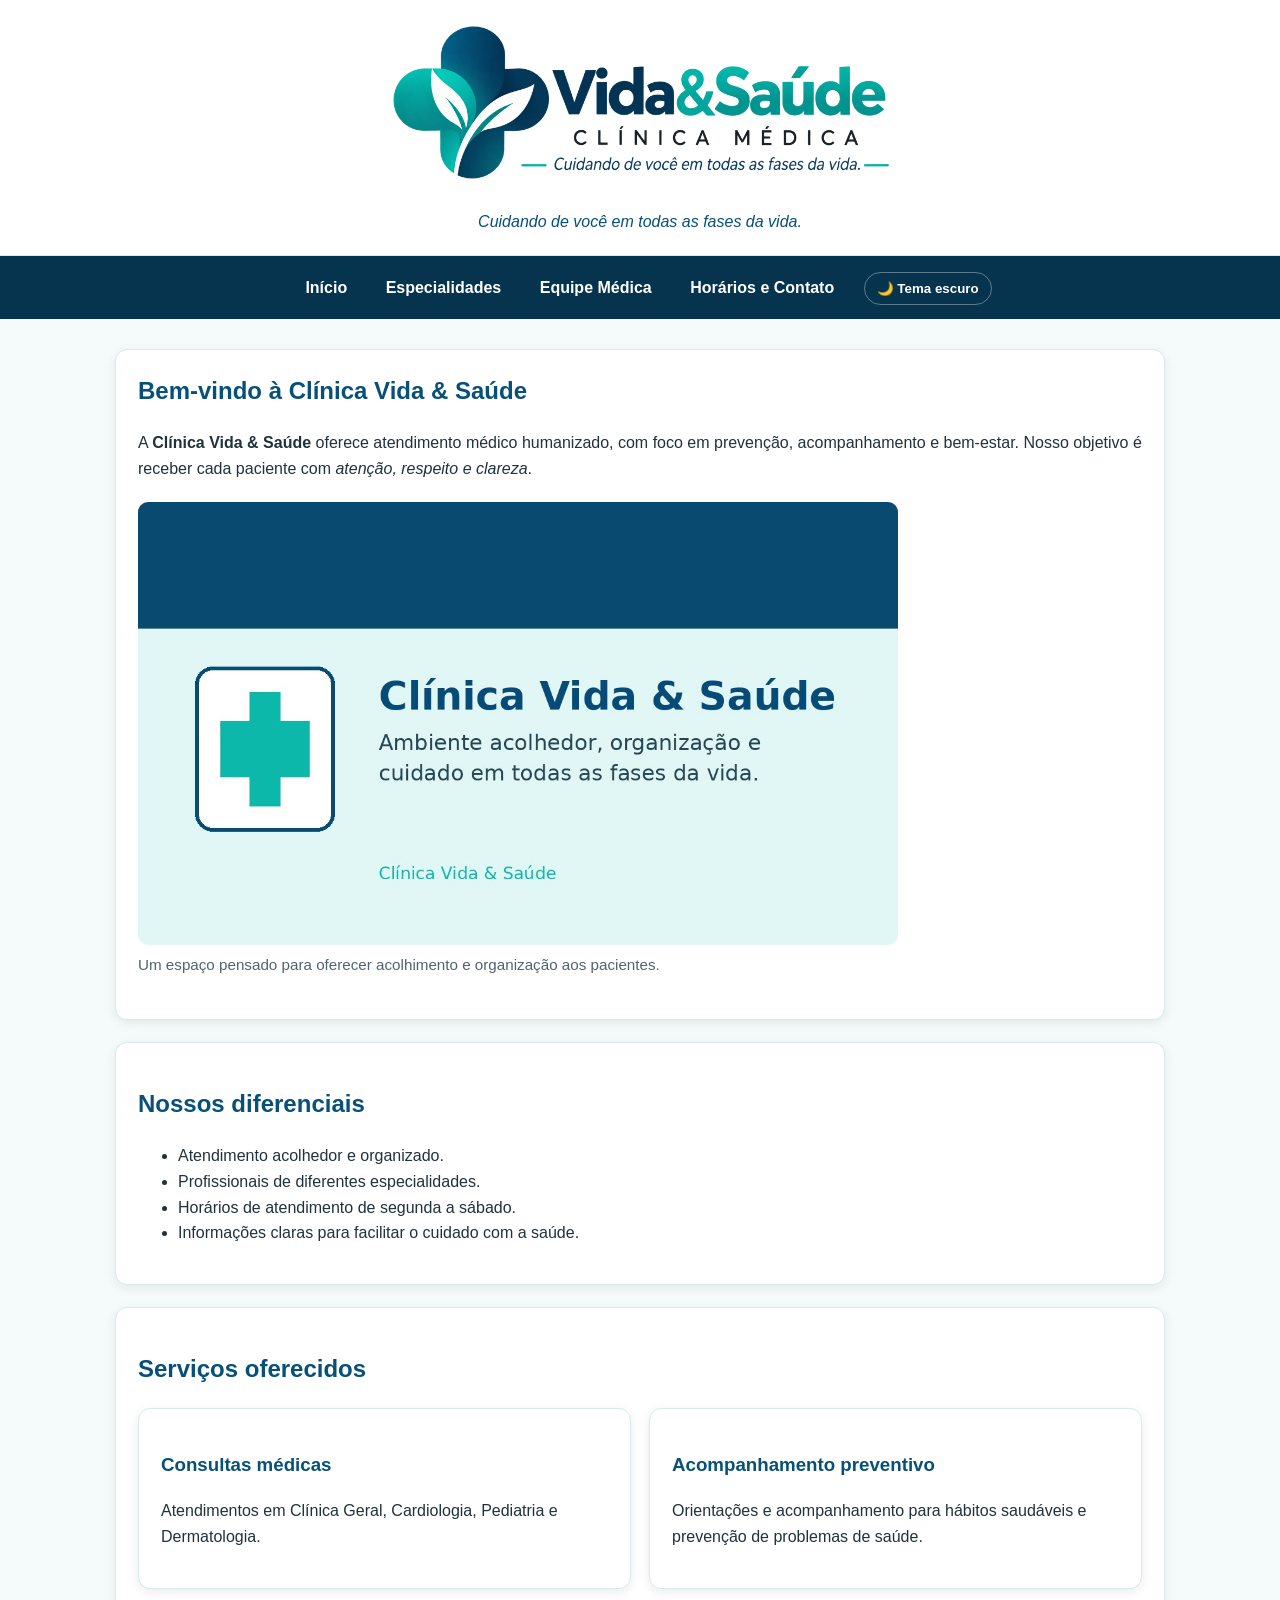
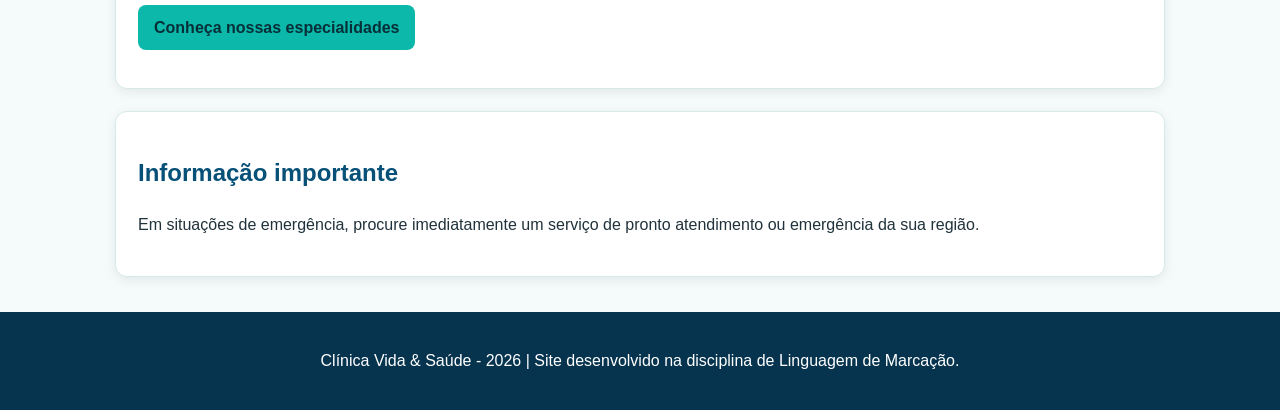
<file: index.html>
<!DOCTYPE html>
<html lang="pt-BR">
<head>
  <meta charset="UTF-8">
  <meta name="viewport" content="width=device-width, initial-scale=1.0">
  <title>Clínica Vida & Saúde | Início</title>
<link rel="stylesheet" href="style.css">
</head>
<body>
  <header>
    <img src="logo.png" alt="Logo da Clínica Vida & Saúde">
    <p>Cuidando de você em todas as fases da vida.</p>
  </header>

  <nav aria-label="Navegação principal">
    <a href="index.html">Início</a>
    <a href="especialidades.html">Especialidades</a>
    <a href="equipe.html">Equipe Médica</a>
    <a href="atendimento.html">Horários e Contato</a>
    <button id="botao-tema" type="button">🌙 Tema escuro</button>
  </nav>

  <main>
    <section>
      <h1>Bem-vindo à Clínica Vida & Saúde</h1>
      <p>A <strong>Clínica Vida & Saúde</strong> oferece atendimento médico humanizado, com foco em prevenção, acompanhamento e bem-estar. Nosso objetivo é receber cada paciente com <em>atenção, respeito e clareza</em>.</p>

      <figure>
        <img src="clinica.jpg" alt="Imagem da Clínica Vida & Saúde">
        <figcaption>Um espaço pensado para oferecer acolhimento e organização aos pacientes.</figcaption>
      </figure>
    </section>

    <section>
      <h2>Nossos diferenciais</h2>
      <ul>
        <li>Atendimento acolhedor e organizado.</li>
        <li>Profissionais de diferentes especialidades.</li>
        <li>Horários de atendimento de segunda a sábado.</li>
        <li>Informações claras para facilitar o cuidado com a saúde.</li>
      </ul>
    </section>

    <section>
      <h2>Serviços oferecidos</h2>
      <div class="cards">
        <article>
          <h3>Consultas médicas</h3>
          <p>Atendimentos em Clínica Geral, Cardiologia, Pediatria e Dermatologia.</p>
        </article>
        <article>
          <h3>Acompanhamento preventivo</h3>
          <p>Orientações e acompanhamento para hábitos saudáveis e prevenção de problemas de saúde.</p>
        </article>
      </div>
      <p><a class="btn" href="especialidades.html">Conheça nossas especialidades</a></p>
    </section>

    <aside>
      <h2>Informação importante</h2>
      <p>Em situações de emergência, procure imediatamente um serviço de pronto atendimento ou emergência da sua região.</p>
    </aside>
  </main>

 <script src="script.js"></script>

  <footer>
    <p>Clínica Vida & Saúde - 2026 | Site desenvolvido na disciplina de Linguagem de Marcação.</p>
  </footer>
</body>
</html>
</file>
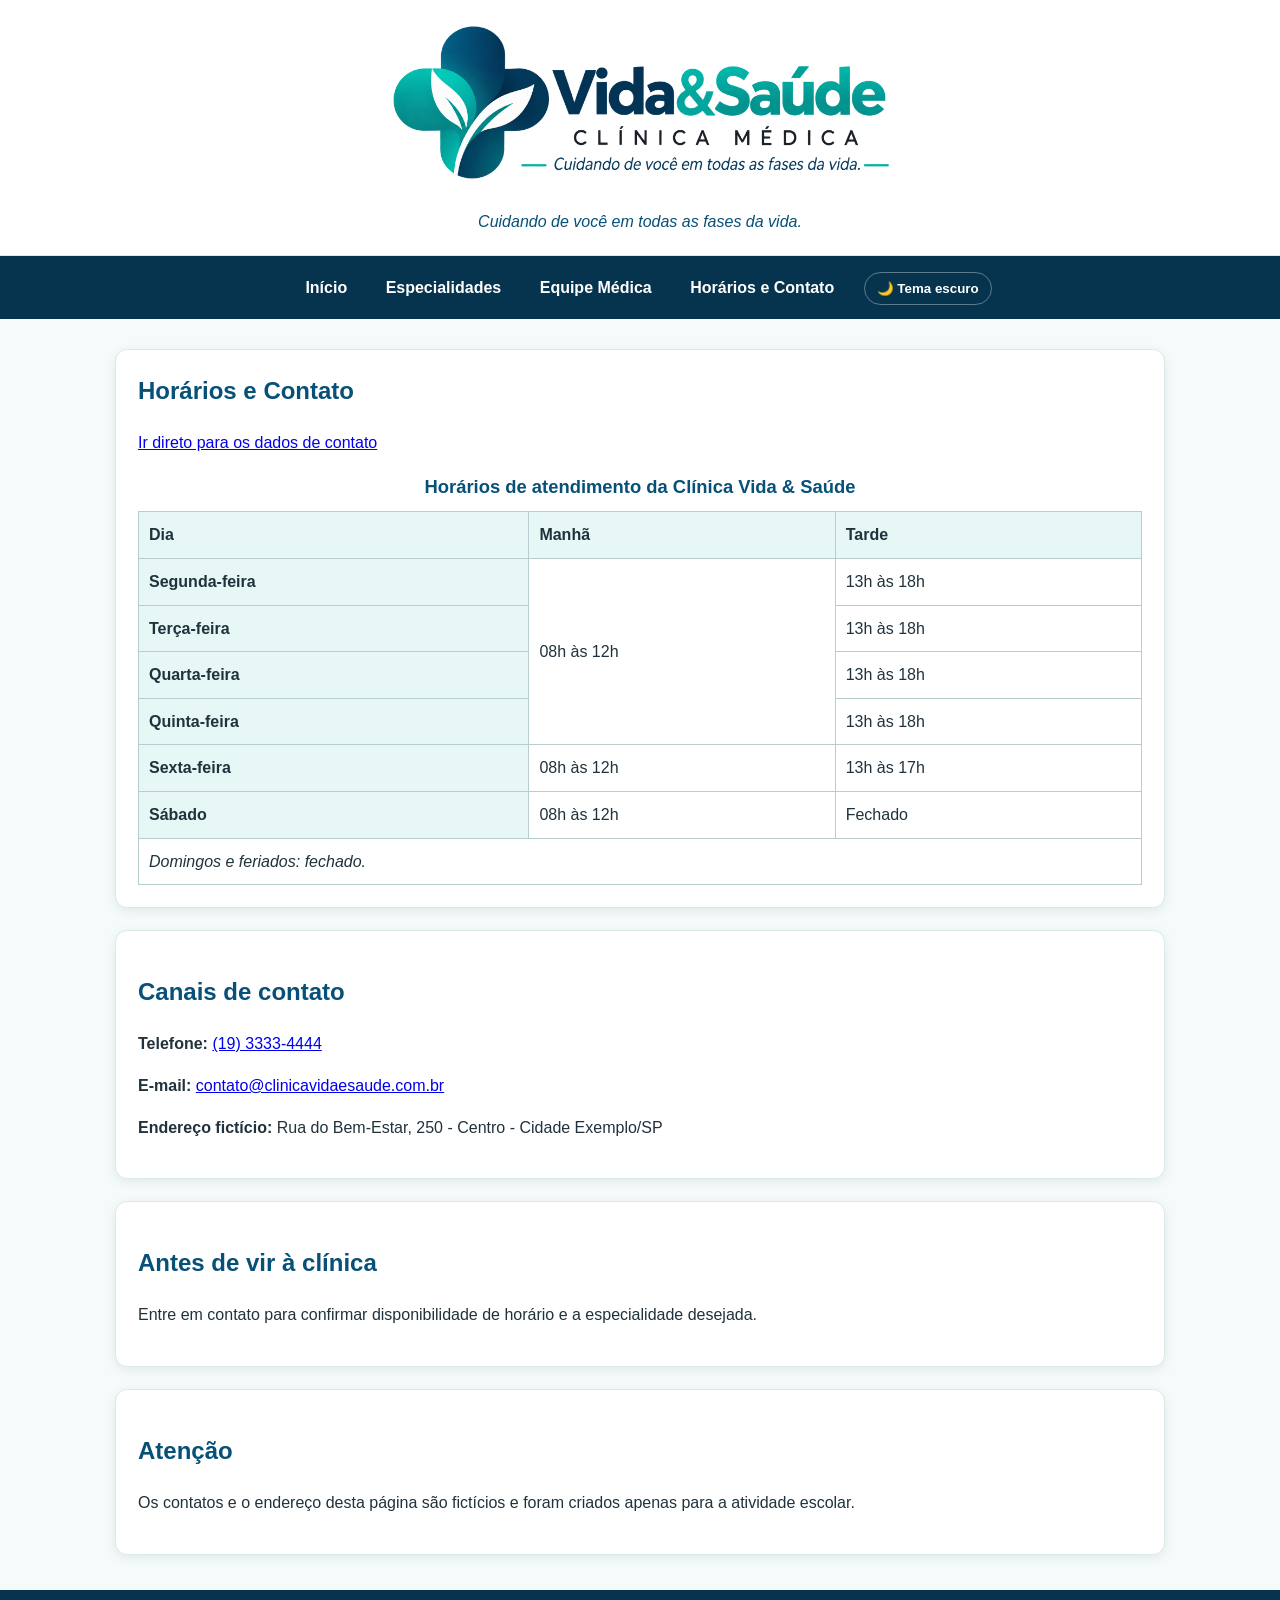
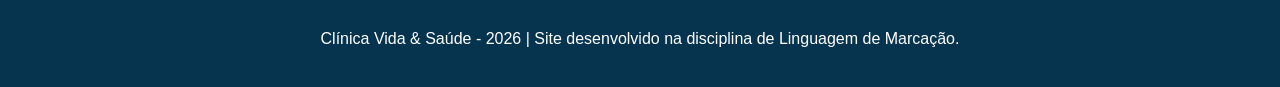
<file: atendimento.html>
<!DOCTYPE html>
<html lang="pt-BR">
<head>
  <meta charset="UTF-8">
  <meta name="viewport" content="width=device-width, initial-scale=1.0">
  <title>Clínica Vida & Saúde | Horários e Contato</title>
  <link rel="stylesheet" href="style.css">
</head>
<body>
  <header>
    <img src="logo.png" alt="Logo da Clínica Vida & Saúde">
    <p>Cuidando de você em todas as fases da vida.</p>
  </header>

  <nav aria-label="Navegação principal">
    <a href="index.html">Início</a>
    <a href="especialidades.html">Especialidades</a>
    <a href="equipe.html">Equipe Médica</a>
    <a href="atendimento.html">Horários e Contato</a>
    <button id="botao-tema" type="button">🌙 Tema escuro</button>
  </nav>

  <main>
    <section>
      <h1>Horários e Contato</h1>
      <p><a href="#contato">Ir direto para os dados de contato</a></p>

      <table>
        <caption>Horários de atendimento da Clínica Vida & Saúde</caption>
        <thead>
          <tr>
            <th scope="col">Dia</th>
            <th scope="col">Manhã</th>
            <th scope="col">Tarde</th>
          </tr>
        </thead>
        <tbody>
          <tr>
            <th scope="row">Segunda-feira</th>
            <td rowspan="4">08h às 12h</td>
            <td>13h às 18h</td>
          </tr>
          <tr>
            <th scope="row">Terça-feira</th>
            <td>13h às 18h</td>
          </tr>
          <tr>
            <th scope="row">Quarta-feira</th>
            <td>13h às 18h</td>
          </tr>
          <tr>
            <th scope="row">Quinta-feira</th>
            <td>13h às 18h</td>
          </tr>
          <tr>
            <th scope="row">Sexta-feira</th>
            <td>08h às 12h</td>
            <td>13h às 17h</td>
          </tr>
          <tr>
            <th scope="row">Sábado</th>
            <td>08h às 12h</td>
            <td>Fechado</td>
          </tr>
        </tbody>
        <tfoot>
          <tr>
            <td colspan="3">Domingos e feriados: fechado.</td>
          </tr>
        </tfoot>
      </table>
    </section>

    <section id="contato">
      <h2>Canais de contato</h2>
      <address>
        <p><strong>Telefone:</strong> <a href="tel:+551933334444">(19) 3333-4444</a></p>
        <p><strong>E-mail:</strong> <a href="mailto:contato@clinicavidaesaude.com.br">contato@clinicavidaesaude.com.br</a></p>
        <p><strong>Endereço fictício:</strong> Rua do Bem-Estar, 250 - Centro - Cidade Exemplo/SP</p>
      </address>
    </section>

    <article>
      <h2>Antes de vir à clínica</h2>
      <p>Entre em contato para confirmar disponibilidade de horário e a especialidade desejada.</p>
    </article>

    <aside>
      <h2>Atenção</h2>
      <p>Os contatos e o endereço desta página são fictícios e foram criados apenas para a atividade escolar.</p>
    </aside>
  </main>

    <script src="script.js"></script>

  <footer>
    <p>Clínica Vida & Saúde - 2026 | Site desenvolvido na disciplina de Linguagem de Marcação.</p>
  </footer>
</body>
</html>
</file>
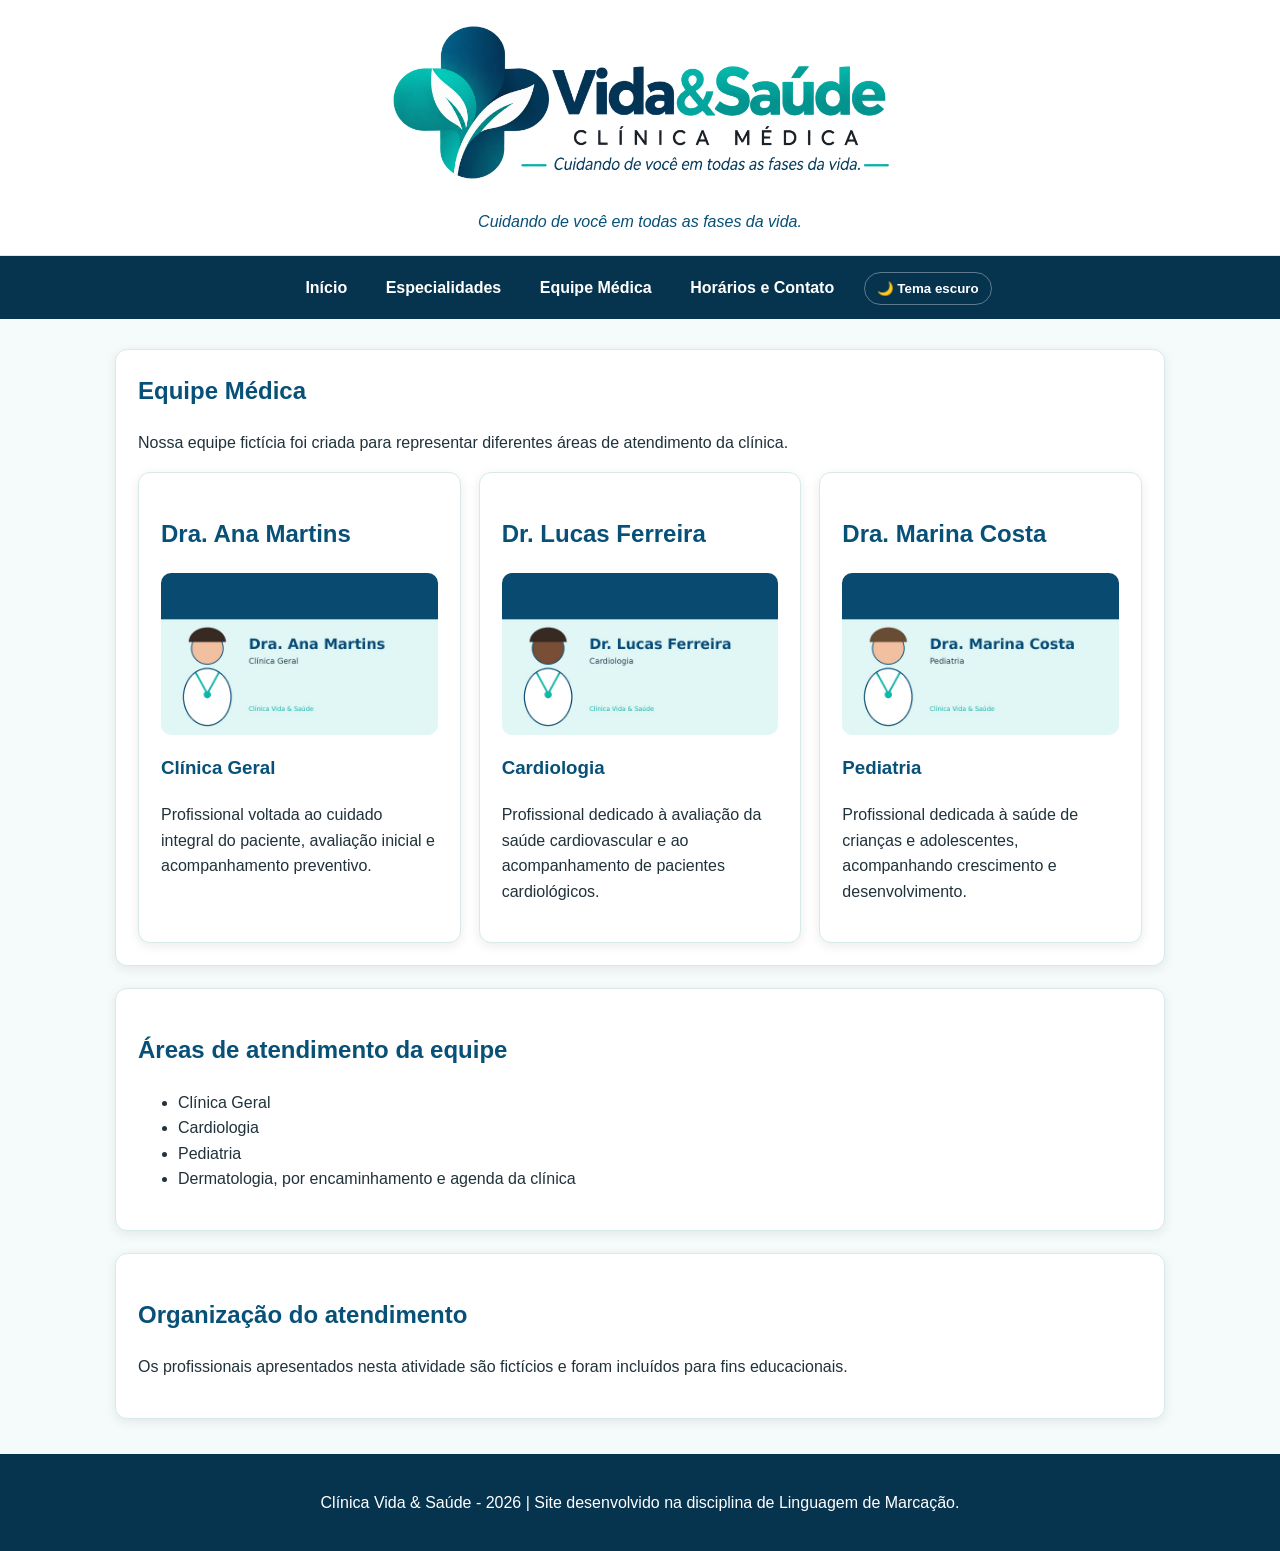
<file: equipe.html>
<!DOCTYPE html>
<html lang="pt-BR">

<head>
    <meta charset="UTF-8">
    <meta name="viewport" content="width=device-width, initial-scale=1.0">

    <title>Equipe Médica | Clínica Vida & Saúde</title>

    <link rel="stylesheet" href="style.css">
</head>

<body>

    <header>
        <img src="logo.png" alt="Logotipo da Clínica Vida & Saúde">

        <p>Cuidando de você em todas as fases da vida.</p>
    </header>

    <nav aria-label="Navegação principal">

        <a href="index.html">Início</a>

        <a href="especialidades.html">Especialidades</a>

        <a href="equipe.html">Equipe Médica</a>

        <a href="atendimento.html">Horários e Contato</a>

        <button id="botao-tema" type="button">🌙 Tema escuro</button>

    </nav>

    <main>

        <section>

            <h1>Equipe Médica</h1>

            <p>
                Nossa equipe fictícia foi criada para representar diferentes áreas de atendimento da clínica.
            </p>

            <div class="cards">

                <article>

                    <h2>Dra. Ana Martins</h2>

                    <img src="dra-ana.jpg" alt="Dra. Ana Martins">

                    <h3>Clínica Geral</h3>

                    <p>
                        Profissional voltada ao cuidado integral do paciente,
                        avaliação inicial e acompanhamento preventivo.
                    </p>

                </article>

                <article>

                    <h2>Dr. Lucas Ferreira</h2>

                    <img src="dr-lucas.jpg" alt="Dr. Lucas Ferreira">

                    <h3>Cardiologia</h3>

                    <p>
                        Profissional dedicado à avaliação da saúde cardiovascular
                        e ao acompanhamento de pacientes cardiológicos.
                    </p>

                </article>

                <article>

                    <h2>Dra. Marina Costa</h2>

                    <img src="dra-marina.jpg" alt="Dra. Marina Costa">

                    <h3>Pediatria</h3>

                    <p>
                        Profissional dedicada à saúde de crianças e adolescentes,
                        acompanhando crescimento e desenvolvimento.
                    </p>

                </article>

            </div>

        </section>

        <section>

            <h2>Áreas de atendimento da equipe</h2>

            <ul>

                <li>Clínica Geral</li>

                <li>Cardiologia</li>

                <li>Pediatria</li>

                <li>Dermatologia, por encaminhamento e agenda da clínica</li>

            </ul>

        </section>

        <aside>

            <h2>Organização do atendimento</h2>

            <p>
                Os profissionais apresentados nesta atividade são fictícios
                e foram incluídos para fins educacionais.
            </p>

        </aside>

    </main>

    <script src="script.js"></script>

    <footer>

        <p>
            Clínica Vida & Saúde - 2026 |
            Site desenvolvido na disciplina de Linguagem de Marcação.
        </p>

    </footer>

</body>

</html>
</file>
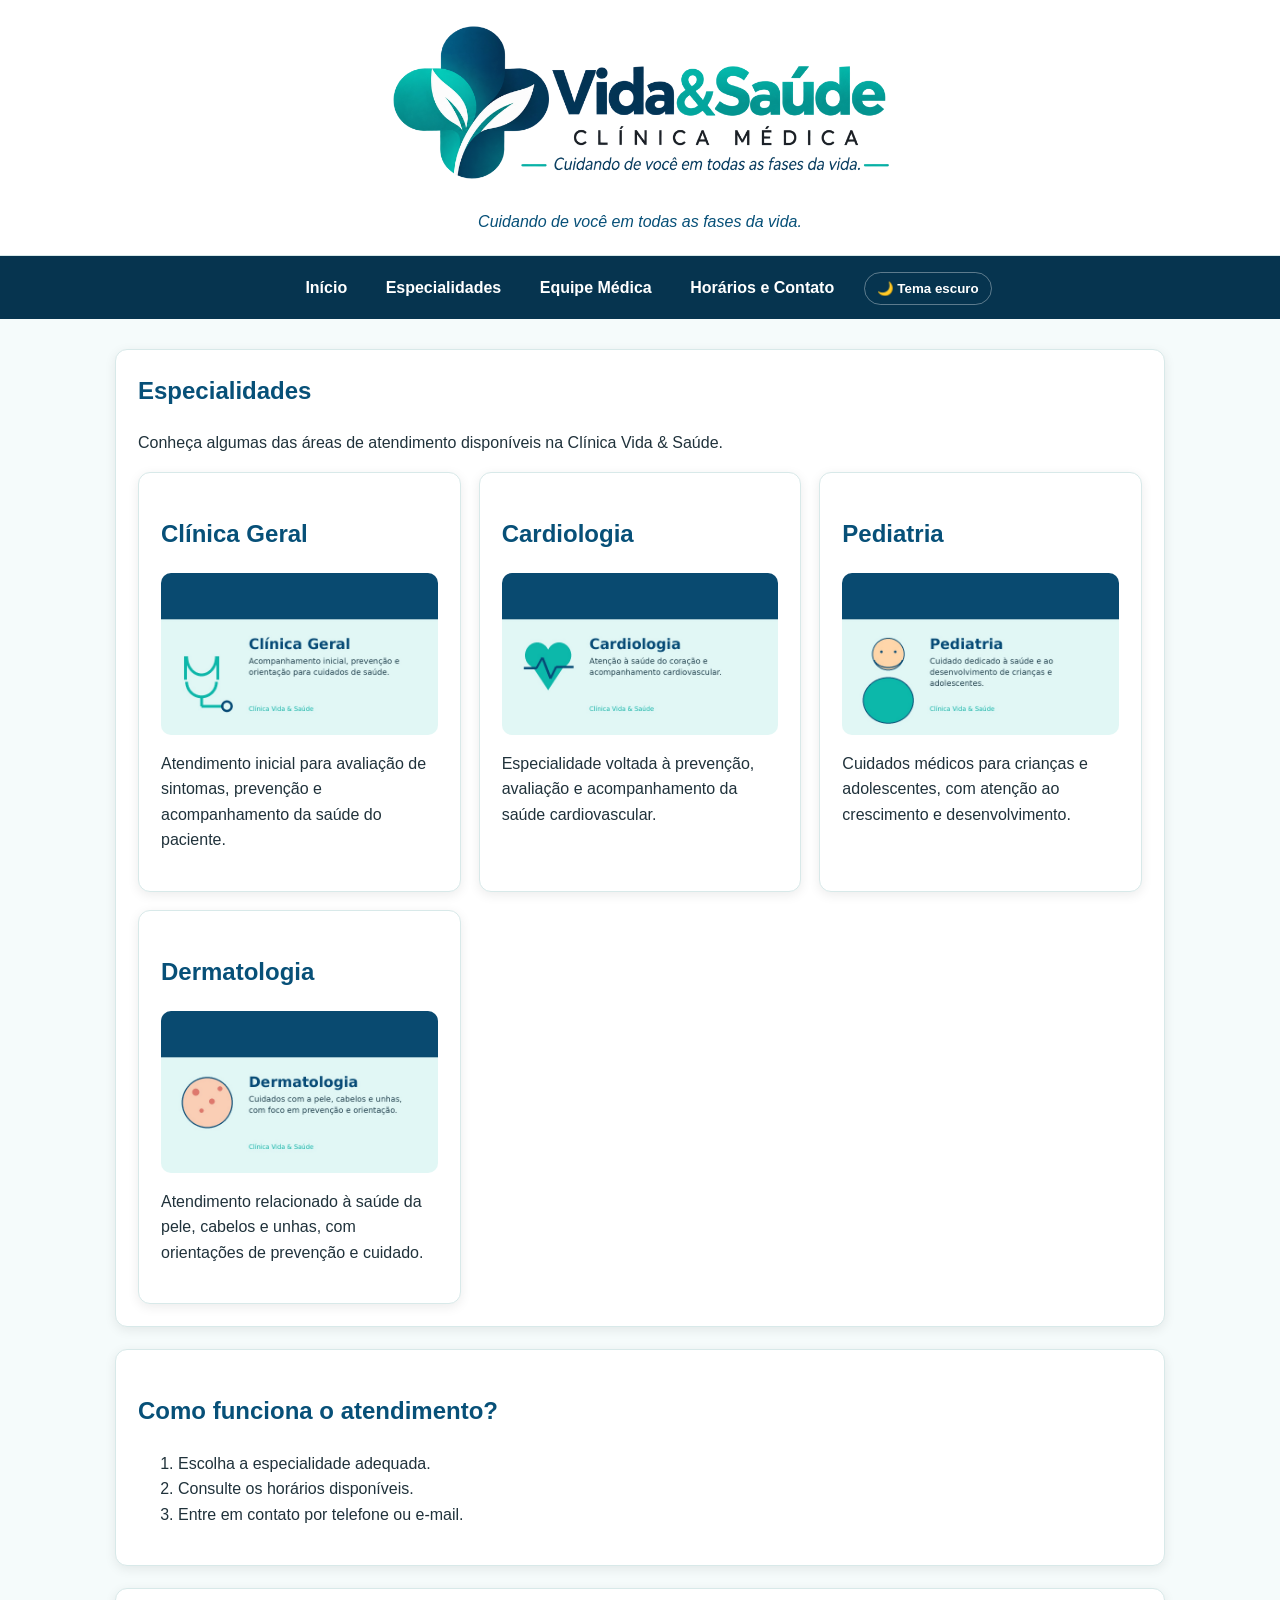
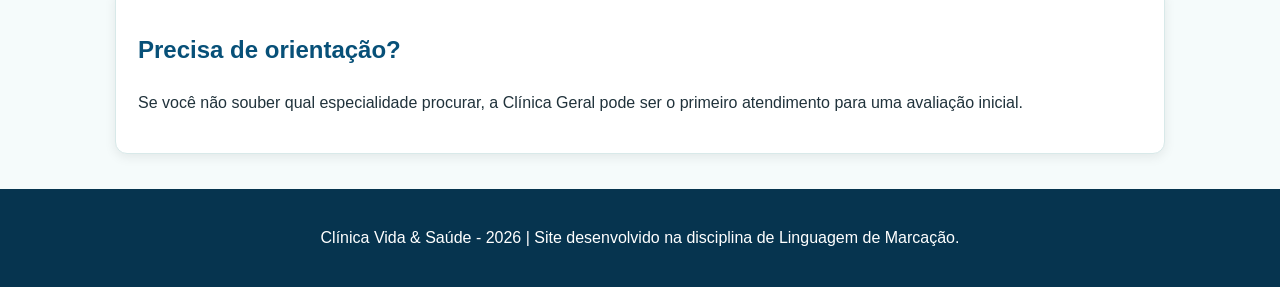
<file: especialidades.html>
<!DOCTYPE html>
<html lang="pt-BR">
<head>
  <meta charset="UTF-8">
  <meta name="viewport" content="width=device-width, initial-scale=1.0">
  <title>Clínica Vida & Saúde | Especialidades</title>
  <link rel="stylesheet" href="style.css">
</head>
<body>
  <header>
    <img src="logo.png" alt="Logotipo da Clínica Vida & Saúde">
    <p>Cuidando de você em todas as fases da vida.</p>
  </header>

  <nav aria-label="Navegação principal">
    <a href="index.html">Início</a>
    <a href="especialidades.html">Especialidades</a>
    <a href="equipe.html">Equipe Médica</a>
    <a href="atendimento.html">Horários e Contato</a>
    <button id="botao-tema" type="button">🌙 Tema escuro</button>
  </nav>

  <main>
    <section>
      <h1>Especialidades</h1>
      <p>Conheça algumas das áreas de atendimento disponíveis na Clínica Vida & Saúde.</p>

      <div class="cards">
        <article>
          <h2>Clínica Geral</h2>
          <img src="clinica-geral.jpg" alt="Clínica Geral">
          <p>Atendimento inicial para avaliação de sintomas, prevenção e acompanhamento da saúde do paciente.</p>
        </article>

        <article>
          <h2>Cardiologia</h2>
          <img src="cardiologia.jpg" alt="Cardiologia">
          <p>Especialidade voltada à prevenção, avaliação e acompanhamento da saúde cardiovascular.</p>
        </article>

        <article>
          <h2>Pediatria</h2>
          <img src="pediatria.jpg" alt="Pediatria">
          <p>Cuidados médicos para crianças e adolescentes, com atenção ao crescimento e desenvolvimento.</p>
        </article>

        <article>
          <h2>Dermatologia</h2>
          <img src="dermatologia.jpg" alt="Dermatologia">
          <p>Atendimento relacionado à saúde da pele, cabelos e unhas, com orientações de prevenção e cuidado.</p>
        </article>
      </div>
    </section>

    <section>
      <h2>Como funciona o atendimento?</h2>
      <ol>
        <li>Escolha a especialidade adequada.</li>
        <li>Consulte os horários disponíveis.</li>
        <li>Entre em contato por telefone ou e-mail.</li>
      </ol>
    </section>

    <aside>
      <h2>Precisa de orientação?</h2>
      <p>Se você não souber qual especialidade procurar, a Clínica Geral pode ser o primeiro atendimento para uma avaliação inicial.</p>
    </aside>
  </main>

  <script src="script.js"></script>

  <footer>
    <p>Clínica Vida & Saúde - 2026 | Site desenvolvido na disciplina de Linguagem de Marcação.</p>
  </footer>
</body>
</html>
</file>
<file: style.css>
:root {
  --azul: #075078;
  --azul-escuro: #06344f;
  --verde: #0bb8aa;
  --fundo: #f5fbfb;
  --texto: #20323b;
  --branco: #ffffff;
  --borda: #d8e9e9;
  --sombra: rgba(0, 0, 0, 0.08);
  --tabela-borda: #b8cece;
  --tabela-cabecalho: #e6f7f6;
  --texto-suave: #51646c;
}

body.tema-escuro {
  --azul: #63d9d0;
  --azul-escuro: #071f2c;
  --verde: #20c9bb;
  --fundo: #10181d;
  --texto: #e6f1f2;
  --branco: #18242b;
  --borda: #2b424a;
  --sombra: rgba(0, 0, 0, 0.25);
  --tabela-borda: #3d5b64;
  --tabela-cabecalho: #173b3d;
  --texto-suave: #b4c6ca;
}

* {
  box-sizing: border-box;
}

body {
  margin: 0;
  font-family: Arial, Helvetica, sans-serif;
  color: var(--texto);
  background: var(--fundo);
  line-height: 1.6;
}

header {
  background: var(--branco);
  text-align: center;
  padding: 20px;
  border-bottom: 1px solid var(--borda);
}

header img {
  width: min(520px, 92%);
  height: auto;
}

header p {
  margin: 8px 0 0;
  color: var(--azul);
  font-style: italic;
}

nav {
  background: var(--azul-escuro);
  padding: 12px;
  text-align: center;
}

nav a {
  color: #ffffff;
  text-decoration: none;
  margin: 0 12px;
  font-weight: bold;
  display: inline-block;
  padding: 7px 5px;
}

nav a:hover,
nav a:focus {
  text-decoration: underline;
}

#botao-tema {
  border: 1px solid rgba(255, 255, 255, 0.35);
  background: transparent;
  color: #ffffff;
  padding: 8px 12px;
  border-radius: 20px;
  font-weight: bold;
  cursor: pointer;
  margin-left: 8px;
}

#botao-tema:hover,
#botao-tema:focus {
  background: rgba(255, 255, 255, 0.12);
}

main {
  width: min(1050px, 92%);
  margin: 30px auto;
}

section,
article,
aside {
  background: var(--branco);
  border: 1px solid var(--borda);
  border-radius: 12px;
  padding: 22px;
  margin-bottom: 22px;
  box-shadow: 0 3px 12px var(--sombra);
}

h1,
h2,
h3 {
  color: var(--azul);
}

h1 {
  margin-top: 0;
}

figure {
  margin: 20px 0;
}

figure img,
article img {
  width: 100%;
  max-width: 760px;
  border-radius: 10px;
  display: block;
}

figcaption {
  margin-top: 8px;
  font-size: 0.95rem;
  color: var(--texto-suave);
}

.cards {
  display: grid;
  grid-template-columns: repeat(auto-fit, minmax(240px, 1fr));
  gap: 18px;
}

.cards article {
  margin: 0;
}

.btn {
  display: inline-block;
  background: var(--verde);
  color: #062f38;
  text-decoration: none;
  font-weight: bold;
  padding: 10px 16px;
  border-radius: 8px;
}

.btn:hover,
.btn:focus {
  text-decoration: underline;
}

table {
  width: 100%;
  border-collapse: collapse;
  background: var(--branco);
}

caption {
  font-weight: bold;
  color: var(--azul);
  font-size: 1.15rem;
  margin-bottom: 10px;
}

th,
td {
  border: 1px solid var(--tabela-borda);
  padding: 10px;
  text-align: left;
}

th {
  background: var(--tabela-cabecalho);
}

tfoot td {
  font-style: italic;
}

footer {
  background: var(--azul-escuro);
  color: #ffffff;
  text-align: center;
  padding: 20px;
  margin-top: 35px;
}

address {
  font-style: normal;
}

@media (max-width: 650px) {
  nav a {
    display: block;
    margin: 4px 0;
  }

  #botao-tema {
    margin-top: 8px;
    margin-left: 0;
  }
}
</file>
